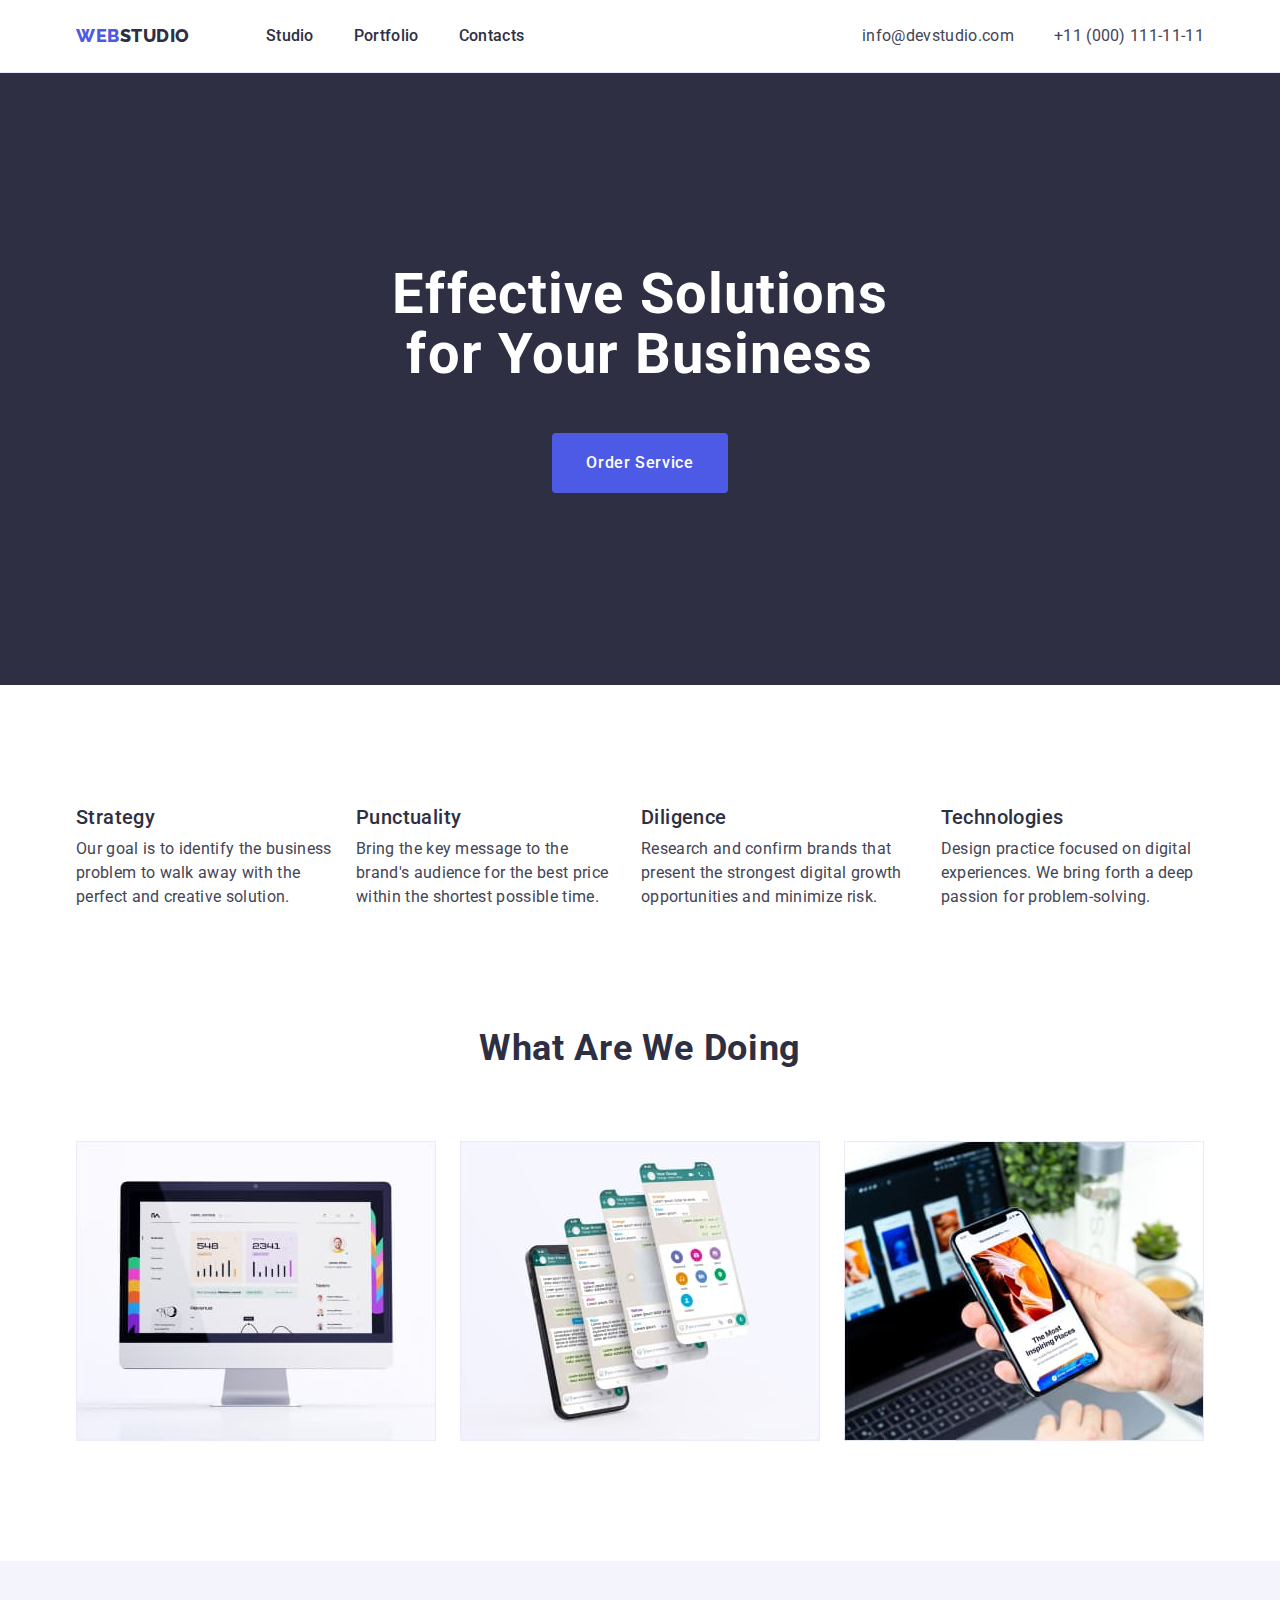
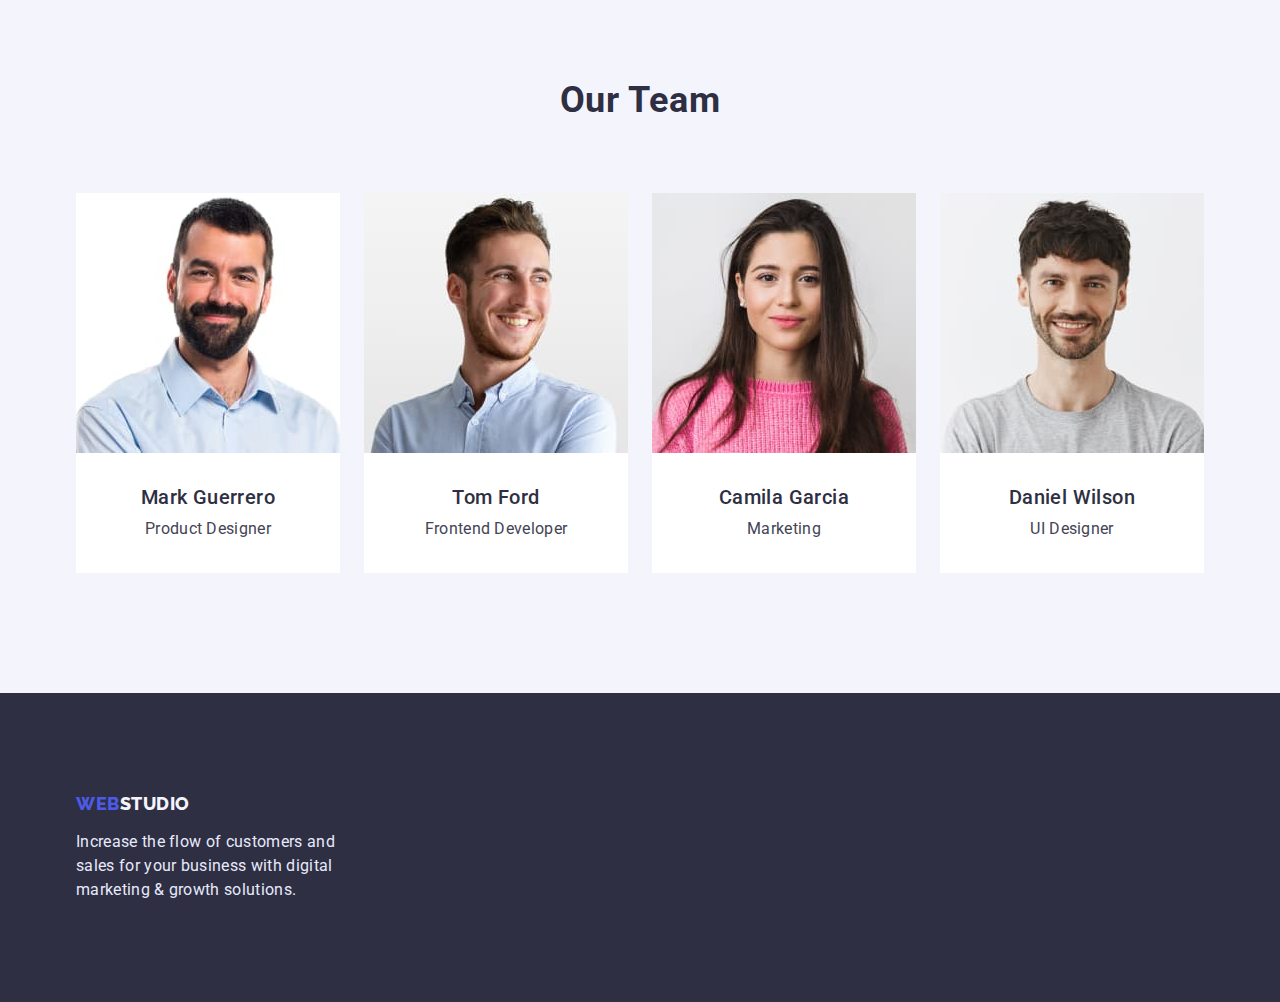
<file: index.html>
<!DOCTYPE html>
<html lang="en">
<head>
    <meta charset="UTF-8">
    <meta http-equiv="X-UA-Compatible" content="IE=edge">
    <meta name="viewport" content="width=device-width, initial-scale=1.0">
    <title>WEBSTUDIO</title>
    <link rel="stylesheet" href="https://cdn.jsdelivr.net/npm/modern-normalize@1.1.0/modern-normalize.min.css">
    <link rel="preconnect" href="https://fonts.googleapis.com">
    <link rel="preconnect" href="https://fonts.gstatic.com" crossorigin>
    <link href="https://fonts.googleapis.com/css2?family=Raleway:wght@800&family=Roboto:wght@400;500;700;900&display=swap" rel="stylesheet">
    <link rel="stylesheet" href="./css/styles.css">
        
</head>

<!-------------------------------------- Header ----------------------------------------------->
<body>
    <header class="header">
    <div class="container page-header-container">
    <nav class="header-navigation"> 
            <a class="logo link" href="./index.html">WEB<span class="logo-studio">STUDIO</span></a>
        <ul class="header-list list">
            <li class="header-item">
                <a class="header-link link" href="">Studio</a></li>
            <li class="header-item">
                <a class="header-link link" href="./portfolio.html">Portfolio</a></li>
            <li class="header-item">
                <a class="header-link link" href="">Contacts</a></li>            
        </ul>
    </nav>
    <ul class="contact list">
        <li class="contact-item"><a class="post-box link" href="mailto:info@devstudio.com">info@devstudio.com</a></li>
        <li class="contact-item"><a class="phone-number link" href="tel:+11(000)1111111"> +11 (000) 111-11-11</a></li>
    </ul>
    </div>
    </header> 
    <!----------------------------------- /Header --------------------------------------------->


<!---------------------------------------- Hero ----------------------------------------------->
   <main>
    <section class="hero">
    <div class="container">
    <h1 class="hero-text">Effective Solutions for Your Business</h1>  
    <button class="hero-btn" type="button">Order Service</button>
    </div>            
    </section>
<!---------------------------------------- /Hero ----------------------------------------------->


<!---------------------------------------- Heading --------------------------------------------->
    <section class="heading section">
    <div class="container">
        <ul class="heading-list list">
        <li class="item-wrap">
            <h2 class="heading-item">Strategy</h2>
            <p class="heading-text">Our goal is to identify the business 
                problem to walk away with the perfect and creative solution. </p>
        </li>
        <li class="item-wrap">
            <h2 class="heading-item">Punctuality</h2>
            <p class="heading-text">Bring the key message to the brand's audience for the best price within the shortest possible time.</p>
        </li>
        <li class="item-wrap">
            <h2 class="heading-item">Diligence</h2>
            <p class="heading-text">Research and confirm brands that present the strongest digital growth opportunities and minimize risk.</p>
        </li>
        <li class="item-wrap">
            <h2 class="heading-item">Technologies</h2>
            <p class="heading-text">Design practice focused on digital experiences. We bring forth a deep passion for problem-solving.</p>
        </li>
        </ul>
    </div>
        </section>
<!---------------------------------------- /Heading --------------------------------------------->


<!---------------------------------------- Benefits ---------------------------------------------->
   <section class="benefits">
    <div class="container">
    <h2 class="benefits-title">What are we doing</h2>
    <ul class="benefits-list list">
        <li class="benefits-card">
            <img src="./img/picture-1.jpg" alt="monitor" width="360" height="300"/>
         </li>
        <li class="benefits-card">
            <img src="./img/picture-2.jpg" alt="phone" width="360" height="300"/> </li>
        <li class="benefits-card">
            <img src="./img/picture-3.jpg" alt="monitor and phone" width="360" height="300"/> 
        </li>
    </ul>
    </div>
   </section>
<!---------------------------------------- /Benefits ---------------------------------------------->


<!------------------------------------------- Team ------------------------------------------------>
<section class="team section">
    <div class="container">
    <h2 class="team-title">Our Team</h2>
    <ul class="team-list list">
        <li class="item">
            <img src="./img/foto1.jpg" alt="Mark Guerrero" width="264" height="260">
            <h3 class="team-people">Mark Guerrero</h3>
            <p class="profecia">Product Designer</p>
        </li>
        <li class="item">
            <img src="./img/foto2.jpg" alt="Tom Ford" width="264" height="260">
            <h3 class="team-people">Tom Ford</h3>
            <p class="profecia">Frontend Developer</p>
        </li>
        <li class="item">
            <img src="./img/foto3.jpg" alt="Camila Garcia" width="264" height="260">
            <h3 class="team-people">Camila Garcia</h3>
            <p class="profecia">Marketing</p>
        </li>
        <li class="item">
            <img src="./img/foto4.jpg" alt="Daniel Wilson" width="264" height="260">
            <h3 class="team-people">Daniel Wilson</h3>
            <p class="profecia">UI Designer</p>
        </li>
    </ul>
    </div>
   </section>
   </main>
   <!------------------------------------------- /Team ------------------------------------------------>


   <!------------------------------------------- Footer ------------------------------------------------>
   <footer class="footer">
    <div class="container">
    <a class="logo link" href="">WEB<span class="footer-logo-studio">STUDIO</span></a>
    <p class="footer-text">Increase the flow of customers and  sales for your business with digital marketing & growth solutions.</p>
    </div>
    </footer>
   </body>
</html>
   <!------------------------------------------- /Footer ------------------------------------------------>
</file>
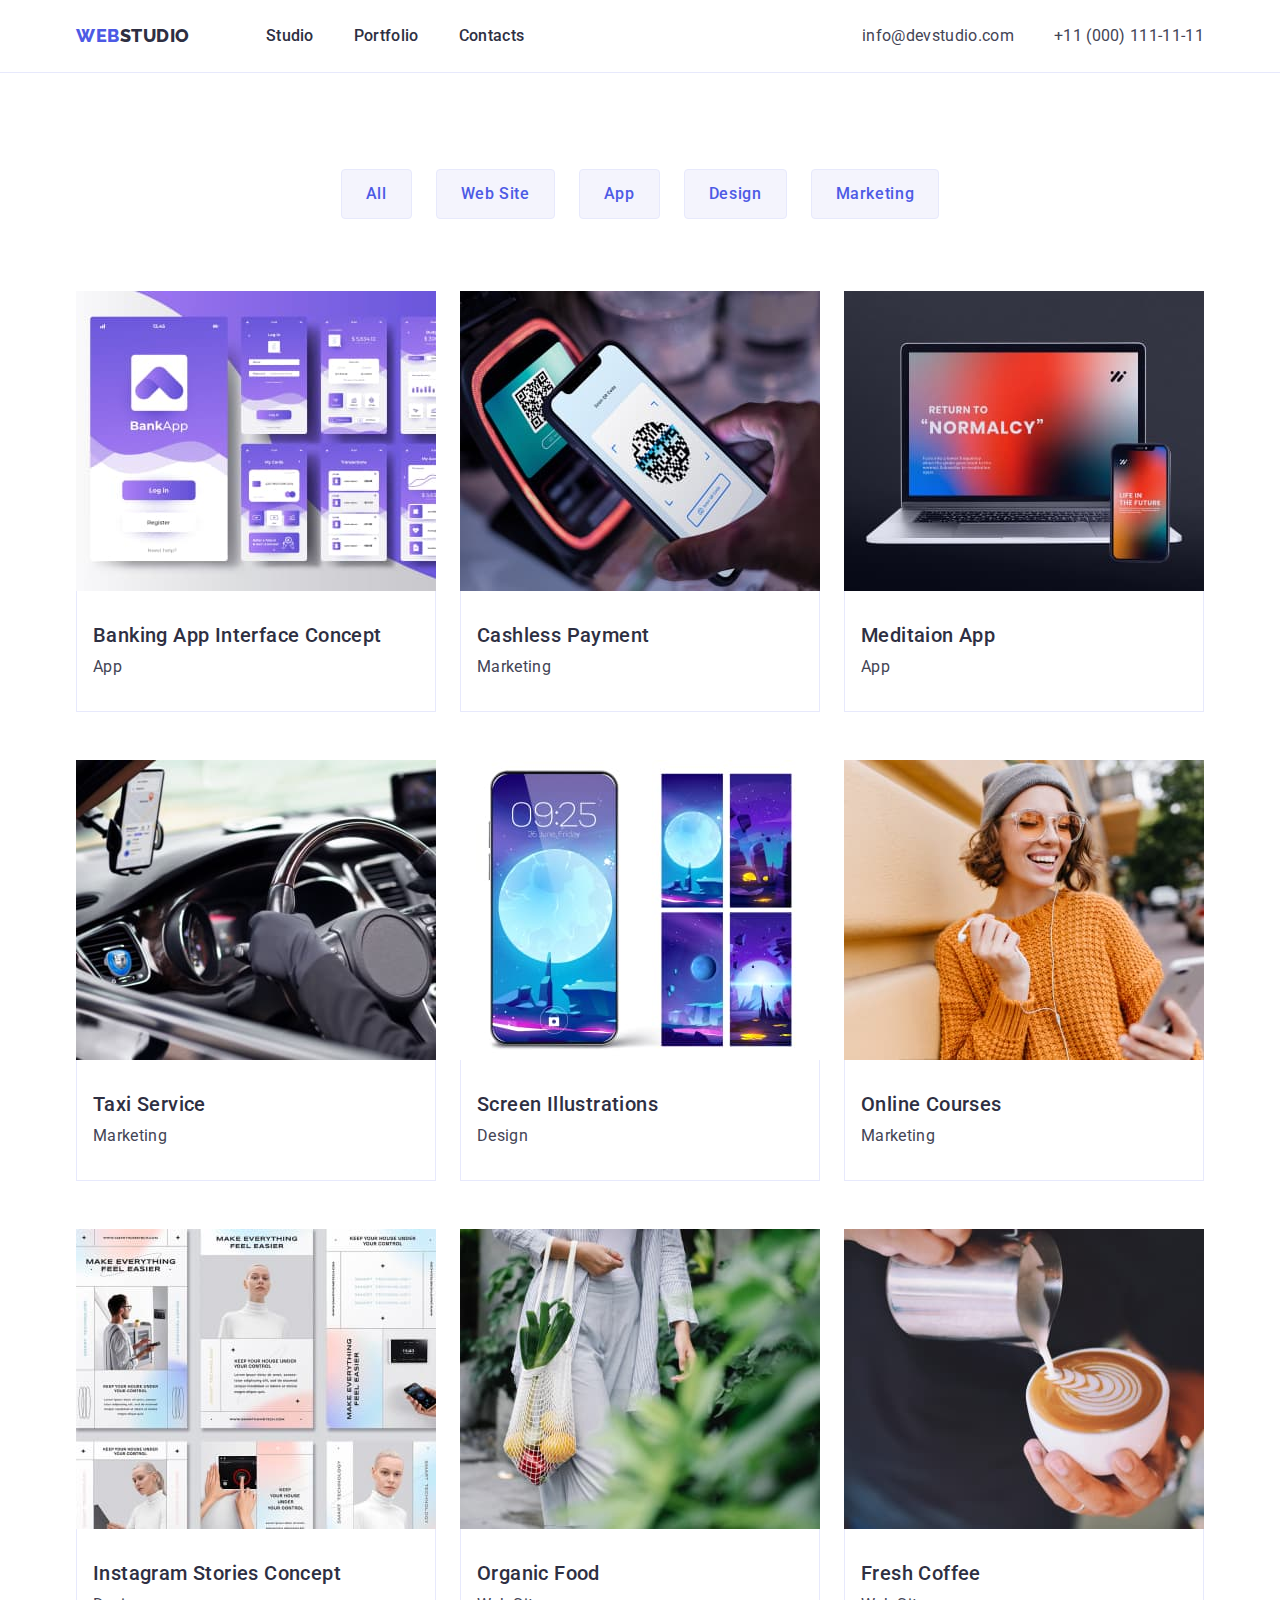
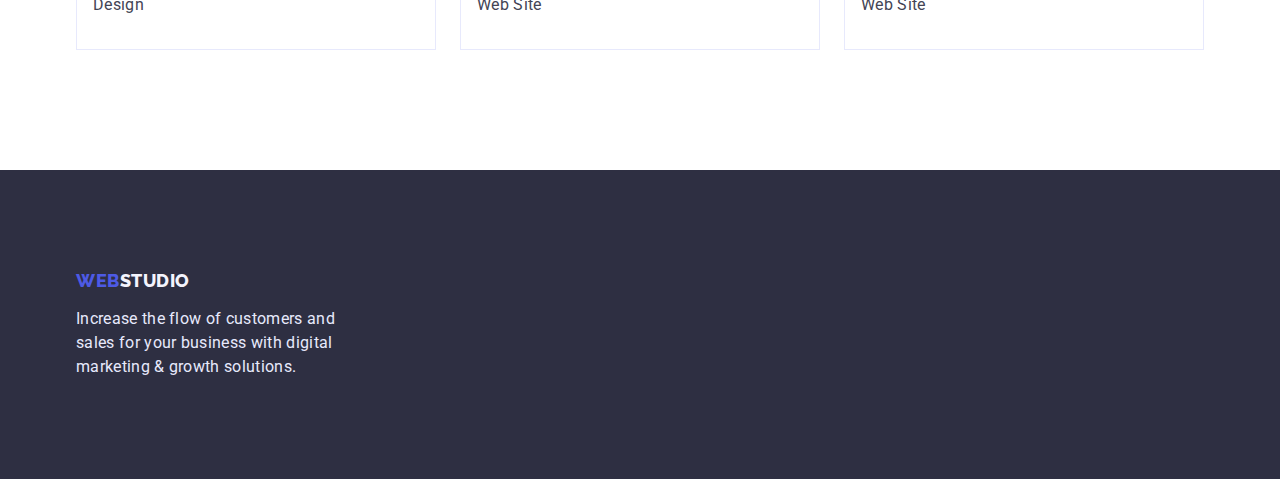
<file: portfolio.html>
<!DOCTYPE html>
<html lang="en">
<head>
    <meta charset="UTF-8">
    <meta http-equiv="X-UA-Compatible" content="IE=edge">
    <meta name="viewport" content="width=device-width, initial-scale=1.0">
    <title>WEBSTUDIO</title>
    <link rel="stylesheet" href="https://cdn.jsdelivr.net/npm/modern-normalize@1.1.0/modern-normalize.min.css">
    <link rel="preconnect" href="https://fonts.googleapis.com">
    <link rel="preconnect" href="https://fonts.gstatic.com" crossorigin>
    <link href="https://fonts.googleapis.com/css2?family=Raleway:wght@800&family=Roboto:wght@400;500;700;900&display=swap" rel="stylesheet">
    <link rel="stylesheet" href="./css/styles.css">
</head>

<!------------------------------------------ Header ----------------------------------------------->

<body>
    <header class="header">
        <div class="container page-header-container">
        <nav class="header-navigation"> 
            <a class="logo link" href="./index.html">WEB<span class="logo-studio">STUDIO</span></a>
            <ul class="header-list list">
                <li class="header-item">
                    <a class="header-link link" href="./index.html">Studio</a></li>
                <li class="header-item">
                    <a class="header-link link" href="">Portfolio</a></li>
                <li class="header-item">
                    <a class="header-link link" href="">Contacts</a></li>            
            </ul>
        </nav>
        <ul class="contact list">
            <li class="contact-item"><a class="post-box link" href="mailto:info@devstudio.com">info@devstudio.com</a></li>
            <li class="contact-item"><a class="phone-number link" href="tel:+11(000)1111111"> +11 (000) 111-11-11</a></li>
        </ul>
        </div>
        </header>
    </div>
 <!--------------------------------------- /Header ----------------------------------------------->


<!-------------------------------------- Promo-Section --------------------------------------------->

<main>
 <section class="promo-section section-portfolio">
  <div class="container">
    <ul class="list btn-wrap">
        <li class="btn-item"><button class="btn" type="button">All</button></li>
        <li class="btn-item"><button class="btn" type="button">Web Site</button></li>
        <li class="btn-item"><button class="btn" type="button">App</button></li>
        <li class="btn-item"><button class="btn" type="button">Design</button></li>
        <li class="btn-item"><button class="btn" type="button">Marketing</button></li>
    </ul>

    <ul class="promo-list list">
        <li class="promo-card">
        <img src="./img/gallery_1.jpg" alt="banking program" width="360"> 
    <div class="promo-content">       
        <h2 class="first-title">Banking App Interface Concept</h2>
        <p class="first-text-title">App</p> 
    </div>
    </li>
        <li class="promo-card">
        <img src="./img/gallery_2.jpg" alt="cam scanner" width="360"> 
    <div class="promo-content">       
        <h2 class="first-title">Cashless Payment</h2>
        <p class="first-text-title">Marketing</p>
    </div>
    </li>
        <li class="promo-card">
        <img src="./img/gallery_3.jpg" alt="laptop and phone" width="360"> 
    <div class="promo-content">
        <h2 class="first-title">Meditaion App</h2>
        <p class="first-text-title">App</p>
    </div>     
    </li>
        <li class="promo-card">
        <img src="./img/gallery_4.jpg" alt="the driver" width="360"> 
    <div class="promo-content">
        <h2 class="second-title">Taxi Service</h2>
        <p class="second-text-title">Marketing</p>
    </div>
    </li>
        <li class="promo-card">
        <img src="./img/gallery_5.jpg" alt="screen saver" width="360"> 
    <div class="promo-content">
        <h2 class="second-title">Screen Illustrations</h2>
        <p class="second-text-title">Design</p>
    </div>
    </li>
        <li class="promo-card">
        <img src="./img/gallery_6.jpg" alt="girl and phone" width="360"> 
    <div class="promo-content">
        <h2 class="second-title">Online Courses</h2>
        <p class="second-text-title">Marketing</p>
    </div>
    </li>
        <li class="promo-card">
        <img src="./img/gallery_7.jpg" alt="instagram stories" width="360"> 
    <div class="promo-content">
        <h2 class="third-title">Instagram Stories Concept</h2>
        <p class="third-text-title">Design</p>
    </div>
    </li>
        <li class="promo-card">
        <img src="./img/gallery_8.jpg" alt="food" width="360"> 
    <div class="promo-content">
        <h2 class="third-title">Organic Food</h2>
        <p class="third-text-title">Web Site</p>
    </div>
    </li>
        <li class="promo-card">
        <img src="./img/gallery_9.jpg" alt="a cup of coffee" width="360"> 
    <div class="promo-content">
        <h2 class="third-title">Fresh Coffee</h2>
        <p class="third-text-title">Web Site</p>
    </div>
    </li>
    </ul>
  </div>
 </section>
</main>
<!-------------------------------------- /Promo-Section --------------------------------------------->

<!------------------------------------------ Footer ------------------------------------------------>

<footer class="footer">
 <div class="container">
    <a class="logo link" href="">WEB<span class="footer-logo-studio">STUDIO</span></a>
    <p class="footer-text">Increase the flow of customers and  sales for your business with digital marketing & growth solutions.</p>
 </div>    
</footer>
</body>
</html>
<!------------------------------------------- /Footer ------------------------------------------------>
</file>
<file: css/styles.css>
:root {
    --accent-color: #4D5AE5;
    --headline-color: #2E2F42;
    --text-color: #434455;
    --footer-text-color:#E7E9FC;
    --btn-color: #4D5AE5;
    --btn-hover-color:#FFFFFF;
    --background-color: #2E2F42;
    --team-background-color: #F4F4FD;
    }
body {
    font-family: 'Roboto', sans-serif;
    background: #FFFFFF;
    }

   button {
    cursor: pointer;
   }

   h1,
   h2,
   h3,
   h4,
   h5,
   h6,
   p {
    margin-top: 0%;
    margin-bottom: 0;
   }

   ul {
    margin-top: 0;
    margin-bottom: 0;
    padding-left: 0;
   }

   img {
    display: block;
   }

   .container {
    width: 1158px;
    margin-left: auto;
    margin-right: auto;
    padding-left: 15px;
    padding-right: 15px;
    /* outline: 1px solid red; */
   }

   .section {
    padding-top: 120px;
    padding-bottom: 120px;
   }
   
    .list {
    list-style: none;
    }

    .link {
    text-decoration: none;
    }

/*=================================== LOGO ====================================*/

.logo {
font-family: 'Raleway', sans-serif;
font-weight: 800;
font-size: 18px;
line-height: 1.17;
display: flex;
letter-spacing: 0.03em;
text-transform: uppercase;
color: #4D5AE5;
}

.logo-studio {
margin-right: 76px;

font-family: 'Raleway', sans-serif;
font-weight: 800;
font-size: 18px;
line-height: 1.17;
display: flex;
letter-spacing: 0.03em;
text-transform: uppercase;
color: #2E2F42;
}

.footer-logo-studio {
font-family: 'Raleway', sans-serif;
font-weight: 800;
font-size: 18px;
line-height: 1.17;
display: flex;
align-items: center;
letter-spacing: 0.03em;
text-transform: uppercase;
color: #F4F4FD;
}
/*=================================== /LOGO ====================================*/

/*================================ HEADER ====================================*/
.header {
    padding-top: 24px;
    padding-bottom: 24px;
    border-bottom: 1px solid #E7E9FC;
    border-top: none
}

.page-header-container {
 display: flex;
 align-items: center;

}

.header-navigation {
    display: flex;
    align-items: center;
}

.header-list {
    display: flex;
    align-items: center;
}

.header-item:not(:last-child) {
    margin-right: 40px;

}
.contact {
    display: flex;
    margin-left: auto;
}
.contact > .contact-item:not(:last-child) {
    margin-right: 40px;
}

.header-link {
font-weight: 500;
line-height: 1.5;
letter-spacing: 0.02em;
color: var(--headline-color);
}

.header-link:hover,
.header-link:focus {
    color: var(--accent-color);
}

/*=== CONTACT ===*/
.post-box {
    font-weight: 400;
    line-height: 1.5;
    letter-spacing: 0.02em;
    color: var(--text-color);
}

.post-box:hover,
.post-box:focus {
    color:var(--accent-color);
}

.phone-number {
font-weight: 400;
line-height: 1.5;
letter-spacing: 0.02em;
color: var(--text-color);
}

.phone-number:hover,
.phone-number:focus{
    color: var(--accent-color);
}
/*================================ /HEADER ====================================*/

/*=================================== HERO ====================================*/
.hero {
background: var(--background-color);
padding-top: 192px;
padding-bottom: 192px;
}

.hero-text {
max-width: 496px; 
font-weight: 700;
font-size: 56px;
line-height: 1.07;letter-spacing: 0.02em;
color: #FFFFFF;
margin: auto;
margin-bottom: 48px;
}

.hero > .container {
    text-align: center;
}

.hero-btn {
display: inline-block;
padding: 16px 32px;
border-radius: 4px;
border-color: transparent;

font-family: 'Roboto', sans-serif;
font-weight: 500;
font-size: 16px;
line-height: 1.5;
align-items: center;
letter-spacing: 0.04em;
background-color: #4D5AE5;;
color: var(--btn-hover-color);
}

.hero-btn:hover,
.hero-btn:focus {
    background-color:#404BBF;
    color: var(--btn-hover-color);
}
/*=================================== /HERO ====================================*/

/*================================= HEADING ====================================*/

.heading-list {
    display: flex;
    align-items: center;
    gap: 24px;
}

.item-wrap {
    flex-basis: calc((100%-24px) / 4)
}

.heading-item {
font-weight: 500;
font-size: 20px;
line-height: 1.2;
letter-spacing: 0.02em;
color: var(--headline-color);
margin-bottom: 8px;
}

.heading-text {
font-weight: 400;
line-height: 1.5;
letter-spacing: 0.02em;
color: var(--text-color);
}
/*================================= /HEADING ====================================*/

/*================================= BENEFITS ====================================*/
.benefits {
    padding-bottom: 120px;
}

.benefits-list {
    display: flex;
    flex-wrap: wrap;
    gap: 24px;
}

.benefits-card {
    flex-basis: calc((100% - 48px) / 3);   
}

.benefits-title {
font-weight: 700;
font-size: 36px;
line-height: 1.11;
letter-spacing: 0.02em;
text-transform: capitalize;
color: var(--headline-color);
text-align: center;
margin-bottom: 72px;
}

/*================================= /BENEFITS ===================================*/

/*=================================== TEAM =====================================*/

.team {
    background: var(--team-background-color);     
}

.item {
    background: #FFFFFF;
}

.team-list {
    display: flex;
    flex-wrap: wrap;
    gap: 24px;
}

.team-title {
font-weight: 700;
font-size: 36px;
line-height: 1.11;
letter-spacing: 0.02em;
text-transform: capitalize;
color: var(--headline-color);
text-align: center;
margin-bottom: 72px;
}

.team-people {
font-weight: 500;
font-size: 20px;
line-height: 1.2;
letter-spacing: 0.02em;
color: var(--headline-color);
text-align: center;
margin-top: 32px;
margin-bottom: 8px;
}

.profecia {
font-weight: 400;
line-height: 1.5;
letter-spacing: 0.02em;
color: var(--text-color);
text-align: center;
margin-bottom: 32px;
}
/*================================== /TEAM =====================================*/

/*================================= PROMO-SECTION ==============================*/
.section-portfolio {
    padding-bottom: 120px;
}

.promo-section {
    padding-top: 96px;
}

.promo-content {
    padding-top: 32px;
    padding-bottom: 32px;
    padding-left: 16px;
    border: 1px solid #E7E9FC;
    border-top: none
}

.promo-list {
    display: flex;
    flex-wrap: wrap;
    column-gap: 24px;
    row-gap: 48px;
}

.btn-wrap {
display: flex;
flex-wrap: wrap;
gap: 24px;
margin-bottom: 72px;
justify-content: center
}

.btn {
padding: 12px 24px;
border: 1px solid #E7E9FC;
border-radius: 4px;


font-family: 'Roboto', sans-serif;
font-weight: 500;
font-size: 16px;
line-height: 1.5;
display: flex;
align-items: center;
text-align: center;
letter-spacing: 0.04em;
background-color:#F4F4FD;
color: var(--btn-color);
}

.btn:hover,
.btn:focus {
background-color:#404BBF;
color:  var(--btn-hover-color);
}

.first-title {
font-weight: 500;
font-size: 20px;
line-height: 1.2;
letter-spacing: 0.02em;
color: var(--headline-color);
margin-bottom: 8px;
}

.first-text-title {
font-weight: 400;
font-size: 16px;
line-height: 1.5;
letter-spacing: 0.02em;
color: var(--text-color);
}

.second-title {
font-weight: 500;
font-size: 20px;
line-height: 1.2;
letter-spacing: 0.02em;
color: var(--headline-color);
margin-bottom: 8px;
}

.second-text-title {
font-weight: 400;
font-size: 16px;
line-height: 1.5;
letter-spacing: 0.02em;
color: var(--text-color);
}

.third-title {
font-weight: 500;
font-size: 20px;
line-height: 1.2;
letter-spacing: 0.02em;
color: var(--headline-color);
margin-bottom: 8px;
}

.third-text-title {
font-weight: 400;
font-size: 16px;
line-height: 1.5;
letter-spacing: 0.02em;
color: var(--text-color);
}

/*================================= /PROMO-SECTION ==============================*/

/* ============================== FOOTER ====================================== */
.footer {
    background: var(--background-color);
    padding-top: 100px;
    padding-bottom: 100px;
}

.footer-text {
font-family: 'Roboto', sans-serif;
font-weight: 400;
font-size: 16px;
line-height: 1.5;
letter-spacing: 0.02em;
color: var(--footer-text-color);
max-width: 264px;
margin-top: 16px;
}
/* ============================== /FOOTER ====================================== */
</file>
